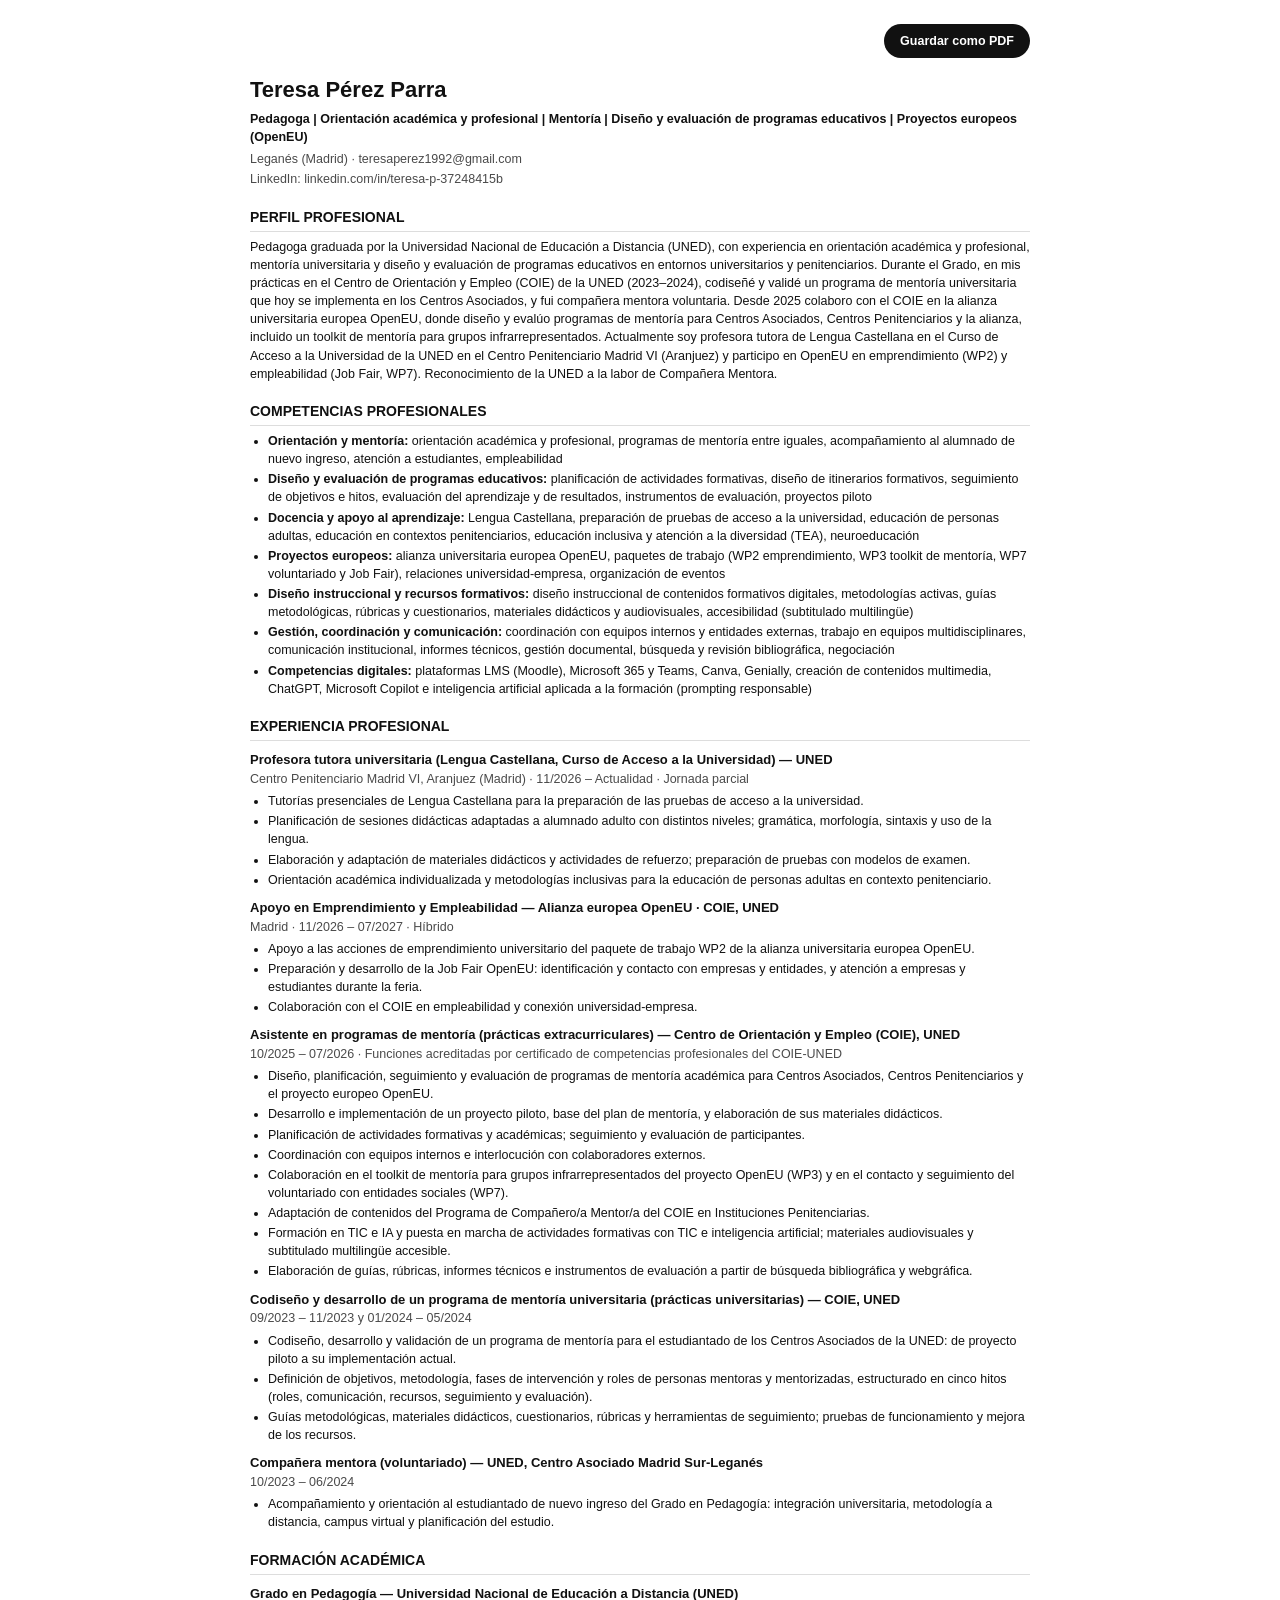
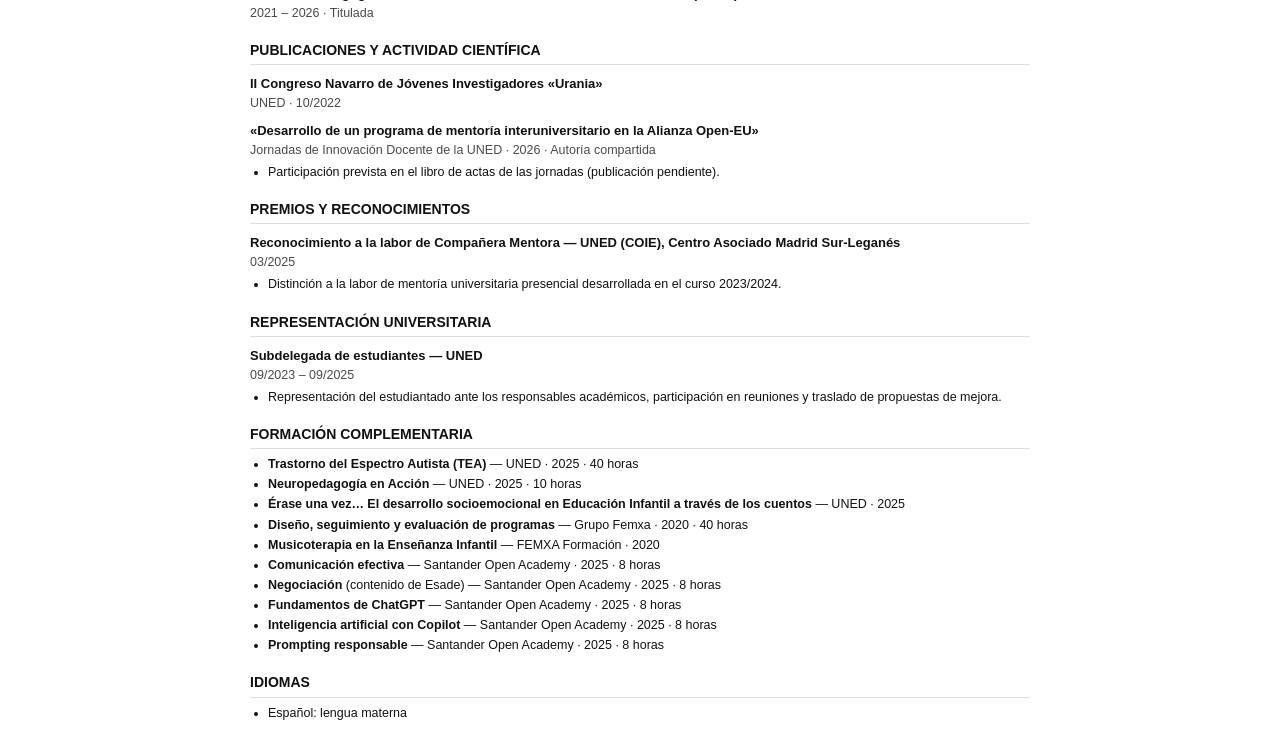
<file: cv.html>
<!doctype html>
<html lang="es">
  <head>
    <meta charset="utf-8" />
    <meta name="viewport" content="width=device-width, initial-scale=1" />
    <title>Teresa Pérez Parra — CV</title>
    <meta name="robots" content="noindex" />
    <style>
      * { box-sizing: border-box; }
      body { margin: 0; padding: 24px; font-family: Arial, Helvetica, sans-serif; font-size: 12.5px; line-height: 1.45; color: #111; background: #fff; }
      .page { max-width: 780px; margin: 0 auto; }
      a { color: inherit; text-decoration: none; }
      h1 { font-size: 22px; margin: 0 0 4px; }
      .title { font-weight: 700; margin: 0 0 4px; }
      .contact { color: #4a4a4a; margin: 0 0 2px; }
      h2 { font-size: 14px; margin: 18px 0 6px; padding-bottom: 4px; border-bottom: 1px solid #ddd; text-transform: uppercase; }
      h3 { font-size: 13px; margin: 10px 0 0; }
      .meta { color: #4a4a4a; margin: 0 0 2px; }
      p { margin: 0 0 6px; }
      ul { margin: 4px 0 8px 18px; padding: 0; }
      li { margin: 2px 0; }
      .toolbar { display: flex; justify-content: flex-end; margin-bottom: 16px; }
      .toolbar button { font: inherit; font-weight: 600; padding: 8px 16px; border: 0; border-radius: 999px; background: #111; color: #fff; cursor: pointer; }
      @media print { body { padding: 0; } @page { margin: 14mm; } .toolbar { display: none; } }
    </style>
  </head>
  <body>
    <main class="page">
      <div class="toolbar"><button type="button" onclick="window.print()">Guardar como PDF</button></div>
      <header>
      <h1>Teresa Pérez Parra</h1>
      <p class="title">Pedagoga | Orientación académica y profesional | Mentoría | Diseño y evaluación de programas educativos | Proyectos europeos (OpenEU)</p>
      <p class="contact">Leganés (Madrid) · <a href="mailto:teresaperez1992@gmail.com">teresaperez1992@gmail.com</a></p>
      <p class="contact">LinkedIn: linkedin.com/in/teresa-p-37248415b</p>
      </header>
      <h2>Perfil profesional</h2>
      <p>Pedagoga graduada por la Universidad Nacional de Educación a Distancia (UNED), con experiencia en orientación académica y profesional, mentoría universitaria y diseño y evaluación de programas educativos en entornos universitarios y penitenciarios. Durante el Grado, en mis prácticas en el Centro de Orientación y Empleo (COIE) de la UNED (2023–2024), codiseñé y validé un programa de mentoría universitaria que hoy se implementa en los Centros Asociados, y fui compañera mentora voluntaria. Desde 2025 colaboro con el COIE en la alianza universitaria europea OpenEU, donde diseño y evalúo programas de mentoría para Centros Asociados, Centros Penitenciarios y la alianza, incluido un toolkit de mentoría para grupos infrarrepresentados. Actualmente soy profesora tutora de Lengua Castellana en el Curso de Acceso a la Universidad de la UNED en el Centro Penitenciario Madrid VI (Aranjuez) y participo en OpenEU en emprendimiento (WP2) y empleabilidad (Job Fair, WP7). Reconocimiento de la UNED a la labor de Compañera Mentora.</p>
      <h2>Competencias profesionales</h2>
      <ul>
        <li><strong>Orientación y mentoría:</strong> orientación académica y profesional, programas de mentoría entre iguales, acompañamiento al alumnado de nuevo ingreso, atención a estudiantes, empleabilidad</li>
        <li><strong>Diseño y evaluación de programas educativos:</strong> planificación de actividades formativas, diseño de itinerarios formativos, seguimiento de objetivos e hitos, evaluación del aprendizaje y de resultados, instrumentos de evaluación, proyectos piloto</li>
        <li><strong>Docencia y apoyo al aprendizaje:</strong> Lengua Castellana, preparación de pruebas de acceso a la universidad, educación de personas adultas, educación en contextos penitenciarios, educación inclusiva y atención a la diversidad (TEA), neuroeducación</li>
        <li><strong>Proyectos europeos:</strong> alianza universitaria europea OpenEU, paquetes de trabajo (WP2 emprendimiento, WP3 toolkit de mentoría, WP7 voluntariado y Job Fair), relaciones universidad-empresa, organización de eventos</li>
        <li><strong>Diseño instruccional y recursos formativos:</strong> diseño instruccional de contenidos formativos digitales, metodologías activas, guías metodológicas, rúbricas y cuestionarios, materiales didácticos y audiovisuales, accesibilidad (subtitulado multilingüe)</li>
        <li><strong>Gestión, coordinación y comunicación:</strong> coordinación con equipos internos y entidades externas, trabajo en equipos multidisciplinares, comunicación institucional, informes técnicos, gestión documental, búsqueda y revisión bibliográfica, negociación</li>
        <li><strong>Competencias digitales:</strong> plataformas LMS (Moodle), Microsoft 365 y Teams, Canva, Genially, creación de contenidos multimedia, ChatGPT, Microsoft Copilot e inteligencia artificial aplicada a la formación (prompting responsable)</li>
      </ul>
      <h2>Experiencia profesional</h2>
      <h3>Profesora tutora universitaria (Lengua Castellana, Curso de Acceso a la Universidad) — UNED</h3>
      <p class="meta">Centro Penitenciario Madrid VI, Aranjuez (Madrid) · 11/2026 – Actualidad · Jornada parcial</p>
      <ul>
        <li>Tutorías presenciales de Lengua Castellana para la preparación de las pruebas de acceso a la universidad.</li>
        <li>Planificación de sesiones didácticas adaptadas a alumnado adulto con distintos niveles; gramática, morfología, sintaxis y uso de la lengua.</li>
        <li>Elaboración y adaptación de materiales didácticos y actividades de refuerzo; preparación de pruebas con modelos de examen.</li>
        <li>Orientación académica individualizada y metodologías inclusivas para la educación de personas adultas en contexto penitenciario.</li>
      </ul>
      <h3>Apoyo en Emprendimiento y Empleabilidad — Alianza europea OpenEU · COIE, UNED</h3>
      <p class="meta">Madrid · 11/2026 – 07/2027 · Híbrido</p>
      <ul>
        <li>Apoyo a las acciones de emprendimiento universitario del paquete de trabajo WP2 de la alianza universitaria europea OpenEU.</li>
        <li>Preparación y desarrollo de la Job Fair OpenEU: identificación y contacto con empresas y entidades, y atención a empresas y estudiantes durante la feria.</li>
        <li>Colaboración con el COIE en empleabilidad y conexión universidad-empresa.</li>
      </ul>
      <h3>Asistente en programas de mentoría (prácticas extracurriculares) — Centro de Orientación y Empleo (COIE), UNED</h3>
      <p class="meta">10/2025 – 07/2026 · Funciones acreditadas por certificado de competencias profesionales del COIE-UNED</p>
      <ul>
        <li>Diseño, planificación, seguimiento y evaluación de programas de mentoría académica para Centros Asociados, Centros Penitenciarios y el proyecto europeo OpenEU.</li>
        <li>Desarrollo e implementación de un proyecto piloto, base del plan de mentoría, y elaboración de sus materiales didácticos.</li>
        <li>Planificación de actividades formativas y académicas; seguimiento y evaluación de participantes.</li>
        <li>Coordinación con equipos internos e interlocución con colaboradores externos.</li>
        <li>Colaboración en el toolkit de mentoría para grupos infrarrepresentados del proyecto OpenEU (WP3) y en el contacto y seguimiento del voluntariado con entidades sociales (WP7).</li>
        <li>Adaptación de contenidos del Programa de Compañero/a Mentor/a del COIE en Instituciones Penitenciarias.</li>
        <li>Formación en TIC e IA y puesta en marcha de actividades formativas con TIC e inteligencia artificial; materiales audiovisuales y subtitulado multilingüe accesible.</li>
        <li>Elaboración de guías, rúbricas, informes técnicos e instrumentos de evaluación a partir de búsqueda bibliográfica y webgráfica.</li>
      </ul>
      <h3>Codiseño y desarrollo de un programa de mentoría universitaria (prácticas universitarias) — COIE, UNED</h3>
      <p class="meta">09/2023 – 11/2023 y 01/2024 – 05/2024</p>
      <ul>
        <li>Codiseño, desarrollo y validación de un programa de mentoría para el estudiantado de los Centros Asociados de la UNED: de proyecto piloto a su implementación actual.</li>
        <li>Definición de objetivos, metodología, fases de intervención y roles de personas mentoras y mentorizadas, estructurado en cinco hitos (roles, comunicación, recursos, seguimiento y evaluación).</li>
        <li>Guías metodológicas, materiales didácticos, cuestionarios, rúbricas y herramientas de seguimiento; pruebas de funcionamiento y mejora de los recursos.</li>
      </ul>
      <h3>Compañera mentora (voluntariado) — UNED, Centro Asociado Madrid Sur-Leganés</h3>
      <p class="meta">10/2023 – 06/2024</p>
      <ul>
        <li>Acompañamiento y orientación al estudiantado de nuevo ingreso del Grado en Pedagogía: integración universitaria, metodología a distancia, campus virtual y planificación del estudio.</li>
      </ul>
      <h2>Formación académica</h2>
      <h3>Grado en Pedagogía — Universidad Nacional de Educación a Distancia (UNED)</h3>
      <p class="meta">2021 – 2026 · Titulada</p>
      <h2>Publicaciones y actividad científica</h2>
      <h3>II Congreso Navarro de Jóvenes Investigadores «Urania»</h3>
      <p class="meta">UNED · 10/2022</p>
      <h3>«Desarrollo de un programa de mentoría interuniversitario en la Alianza Open-EU»</h3>
      <p class="meta">Jornadas de Innovación Docente de la UNED · 2026 · Autoría compartida</p>
      <ul>
        <li>Participación prevista en el libro de actas de las jornadas (publicación pendiente).</li>
      </ul>
      <h2>Premios y reconocimientos</h2>
      <h3>Reconocimiento a la labor de Compañera Mentora — UNED (COIE), Centro Asociado Madrid Sur-Leganés</h3>
      <p class="meta">03/2025</p>
      <ul>
        <li>Distinción a la labor de mentoría universitaria presencial desarrollada en el curso 2023/2024.</li>
      </ul>
      <h2>Representación universitaria</h2>
      <h3>Subdelegada de estudiantes — UNED</h3>
      <p class="meta">09/2023 – 09/2025</p>
      <ul>
        <li>Representación del estudiantado ante los responsables académicos, participación en reuniones y traslado de propuestas de mejora.</li>
      </ul>
      <h2>Formación complementaria</h2>
      <ul>
        <li><strong>Trastorno del Espectro Autista (TEA)</strong> — UNED · 2025 · 40 horas</li>
        <li><strong>Neuropedagogía en Acción</strong> — UNED · 2025 · 10 horas</li>
        <li><strong>Érase una vez… El desarrollo socioemocional en Educación Infantil a través de los cuentos</strong> — UNED · 2025</li>
        <li><strong>Diseño, seguimiento y evaluación de programas</strong> — Grupo Femxa · 2020 · 40 horas</li>
        <li><strong>Musicoterapia en la Enseñanza Infantil</strong> — FEMXA Formación · 2020</li>
        <li><strong>Comunicación efectiva</strong> — Santander Open Academy · 2025 · 8 horas</li>
        <li><strong>Negociación</strong> (contenido de Esade) — Santander Open Academy · 2025 · 8 horas</li>
        <li><strong>Fundamentos de ChatGPT</strong> — Santander Open Academy · 2025 · 8 horas</li>
        <li><strong>Inteligencia artificial con Copilot</strong> — Santander Open Academy · 2025 · 8 horas</li>
        <li><strong>Prompting responsable</strong> — Santander Open Academy · 2025 · 8 horas</li>
      </ul>
      <h2>Idiomas</h2>
      <ul>
        <li>Español: lengua materna</li>
      </ul>
    </main>
  </body>
</html>
</file>
